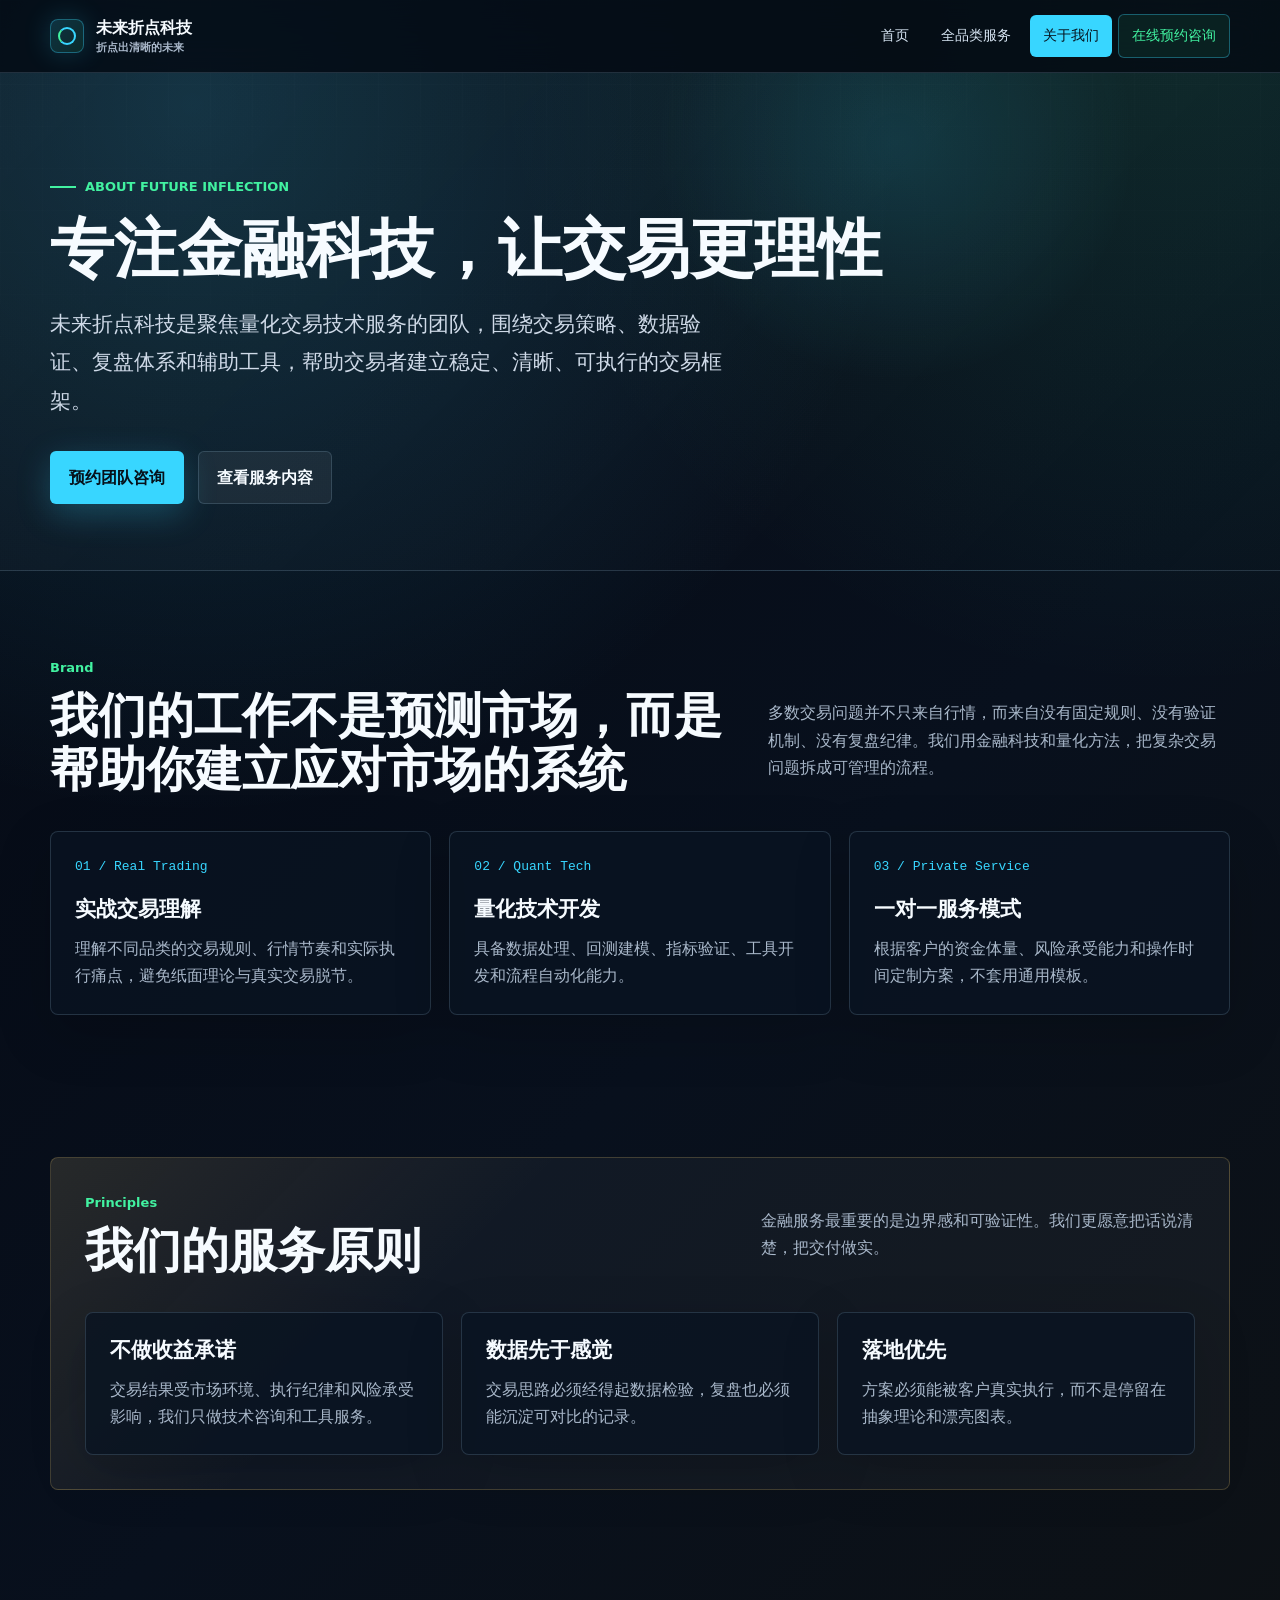
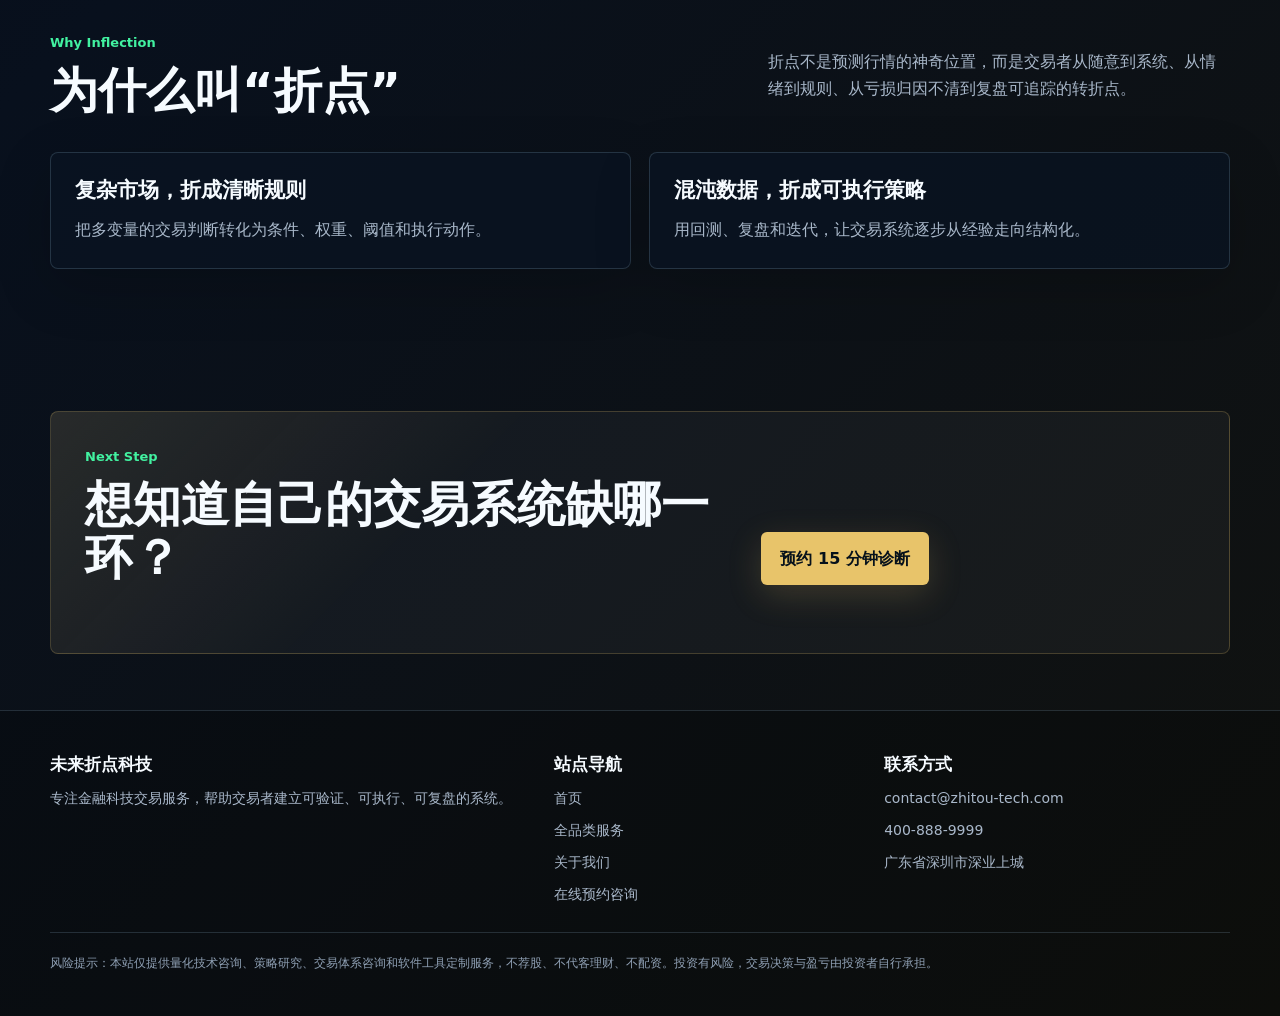
<file: about.html>
<!DOCTYPE html>
<html lang="zh-CN">
<head>
  <meta charset="UTF-8">
  <meta name="viewport" content="width=device-width, initial-scale=1.0">
  <title>关于我们｜未来折点科技</title>
  <meta name="description" content="了解未来折点科技的团队能力、服务理念和金融科技背景，我们专注量化交易技术咨询、策略研究和工具定制开发。">
  <meta name="keywords" content="未来折点科技,金融科技团队,量化交易团队,交易系统咨询,策略研究">
  <meta name="robots" content="index,follow">
  <link rel="canonical" href="https://lihengw2-cpu.github.io/future-inflection-tech-site/about">
  <meta property="og:title" content="关于我们｜未来折点科技">
  <meta property="og:description" content="专注金融科技，用系统化方法帮助交易者把经验沉淀为规则。">
  <meta property="og:type" content="website">
  <meta property="og:url" content="https://lihengw2-cpu.github.io/future-inflection-tech-site/about">
  <link rel="stylesheet" href="assets/styles.css">
  <script type="application/ld+json">
  {
    "@context": "https://schema.org",
    "@type": "AboutPage",
    "name": "关于未来折点科技",
    "url": "https://lihengw2-cpu.github.io/future-inflection-tech-site/about",
    "isPartOf": {"@type": "WebSite", "name": "未来折点科技", "url": "https://lihengw2-cpu.github.io/future-inflection-tech-site/"}
  }
  </script>
</head>
<body>
  <div class="progress" data-progress></div>
  <header class="site-header">
    <div class="container nav-wrap">
      <a class="brand" href="index.html"><span class="brand-mark"></span><span>未来折点科技<span class="brand-sub">折点出清晰的未来</span></span></a>
      <nav class="nav-links" data-nav>
        <a href="index.html">首页</a>
        <a href="services.html">全品类服务</a>
        <a class="active" href="about.html">关于我们</a>
        <a class="nav-cta" href="booking.html">在线预约咨询</a>
      </nav>
      <button class="menu-button" data-menu-button aria-label="打开导航" aria-expanded="false">☰</button>
    </div>
  </header>

  <main>
    <section class="page-hero">
      <div class="container">
        <div class="eyebrow">About Future Inflection</div>
        <h1>专注金融科技，让交易更理性</h1>
        <p class="lead">未来折点科技是聚焦量化交易技术服务的团队，围绕交易策略、数据验证、复盘体系和辅助工具，帮助交易者建立稳定、清晰、可执行的交易框架。</p>
        <div class="actions"><a class="button" href="booking.html">预约团队咨询</a><a class="button secondary" href="services.html">查看服务内容</a></div>
      </div>
    </section>

    <section class="section">
      <div class="container">
        <div class="section-head">
          <div><div class="section-kicker">Brand</div><h2>我们的工作不是预测市场，而是帮助你建立应对市场的系统</h2></div>
          <p>多数交易问题并不只来自行情，而来自没有固定规则、没有验证机制、没有复盘纪律。我们用金融科技和量化方法，把复杂交易问题拆成可管理的流程。</p>
        </div>
        <div class="cards-3">
          <article class="card"><div class="card-index">01 / Real Trading</div><h3>实战交易理解</h3><p>理解不同品类的交易规则、行情节奏和实际执行痛点，避免纸面理论与真实交易脱节。</p></article>
          <article class="card"><div class="card-index">02 / Quant Tech</div><h3>量化技术开发</h3><p>具备数据处理、回测建模、指标验证、工具开发和流程自动化能力。</p></article>
          <article class="card"><div class="card-index">03 / Private Service</div><h3>一对一服务模式</h3><p>根据客户的资金体量、风险承受能力和操作时间定制方案，不套用通用模板。</p></article>
        </div>
      </div>
    </section>

    <section class="section compact">
      <div class="container panel-band">
        <div class="section-head">
          <div><div class="section-kicker">Principles</div><h2>我们的服务原则</h2></div>
          <p>金融服务最重要的是边界感和可验证性。我们更愿意把话说清楚，把交付做实。</p>
        </div>
        <div class="cards-3">
          <article class="quote-card"><h3>不做收益承诺</h3><p>交易结果受市场环境、执行纪律和风险承受影响，我们只做技术咨询和工具服务。</p></article>
          <article class="quote-card"><h3>数据先于感觉</h3><p>交易思路必须经得起数据检验，复盘也必须能沉淀可对比的记录。</p></article>
          <article class="quote-card"><h3>落地优先</h3><p>方案必须能被客户真实执行，而不是停留在抽象理论和漂亮图表。</p></article>
        </div>
      </div>
    </section>

    <section class="section">
      <div class="container">
        <div class="section-head">
          <div><div class="section-kicker">Why Inflection</div><h2>为什么叫“折点”</h2></div>
          <p>折点不是预测行情的神奇位置，而是交易者从随意到系统、从情绪到规则、从亏损归因不清到复盘可追踪的转折点。</p>
        </div>
        <div class="cards-2">
          <article class="card"><h3>复杂市场，折成清晰规则</h3><p>把多变量的交易判断转化为条件、权重、阈值和执行动作。</p></article>
          <article class="card"><h3>混沌数据，折成可执行策略</h3><p>用回测、复盘和迭代，让交易系统逐步从经验走向结构化。</p></article>
        </div>
      </div>
    </section>

    <section class="section compact">
      <div class="container panel-band">
        <div class="section-head">
          <div><div class="section-kicker">Next Step</div><h2>想知道自己的交易系统缺哪一环？</h2></div>
          <div class="actions"><a class="button gold" href="booking.html">预约 15 分钟诊断</a></div>
        </div>
      </div>
    </section>
  </main>

  <footer class="footer">
    <div class="container footer-grid">
      <div><h3>未来折点科技</h3><p>专注金融科技交易服务，帮助交易者建立可验证、可执行、可复盘的系统。</p></div>
      <div><h3>站点导航</h3><ul><li><a href="index.html">首页</a></li><li><a href="services.html">全品类服务</a></li><li><a href="about.html">关于我们</a></li><li><a href="booking.html">在线预约咨询</a></li></ul></div>
      <div><h3>联系方式</h3><ul><li>contact@zhitou-tech.com</li><li>400-888-9999</li><li>广东省深圳市深业上城</li></ul></div>
    </div>
    <div class="container disclaimer">风险提示：本站仅提供量化技术咨询、策略研究、交易体系咨询和软件工具定制服务，不荐股、不代客理财、不配资。投资有风险，交易决策与盈亏由投资者自行承担。</div>
  </footer>
  <script src="assets/app.js"></script>
</body>
</html>
</file>
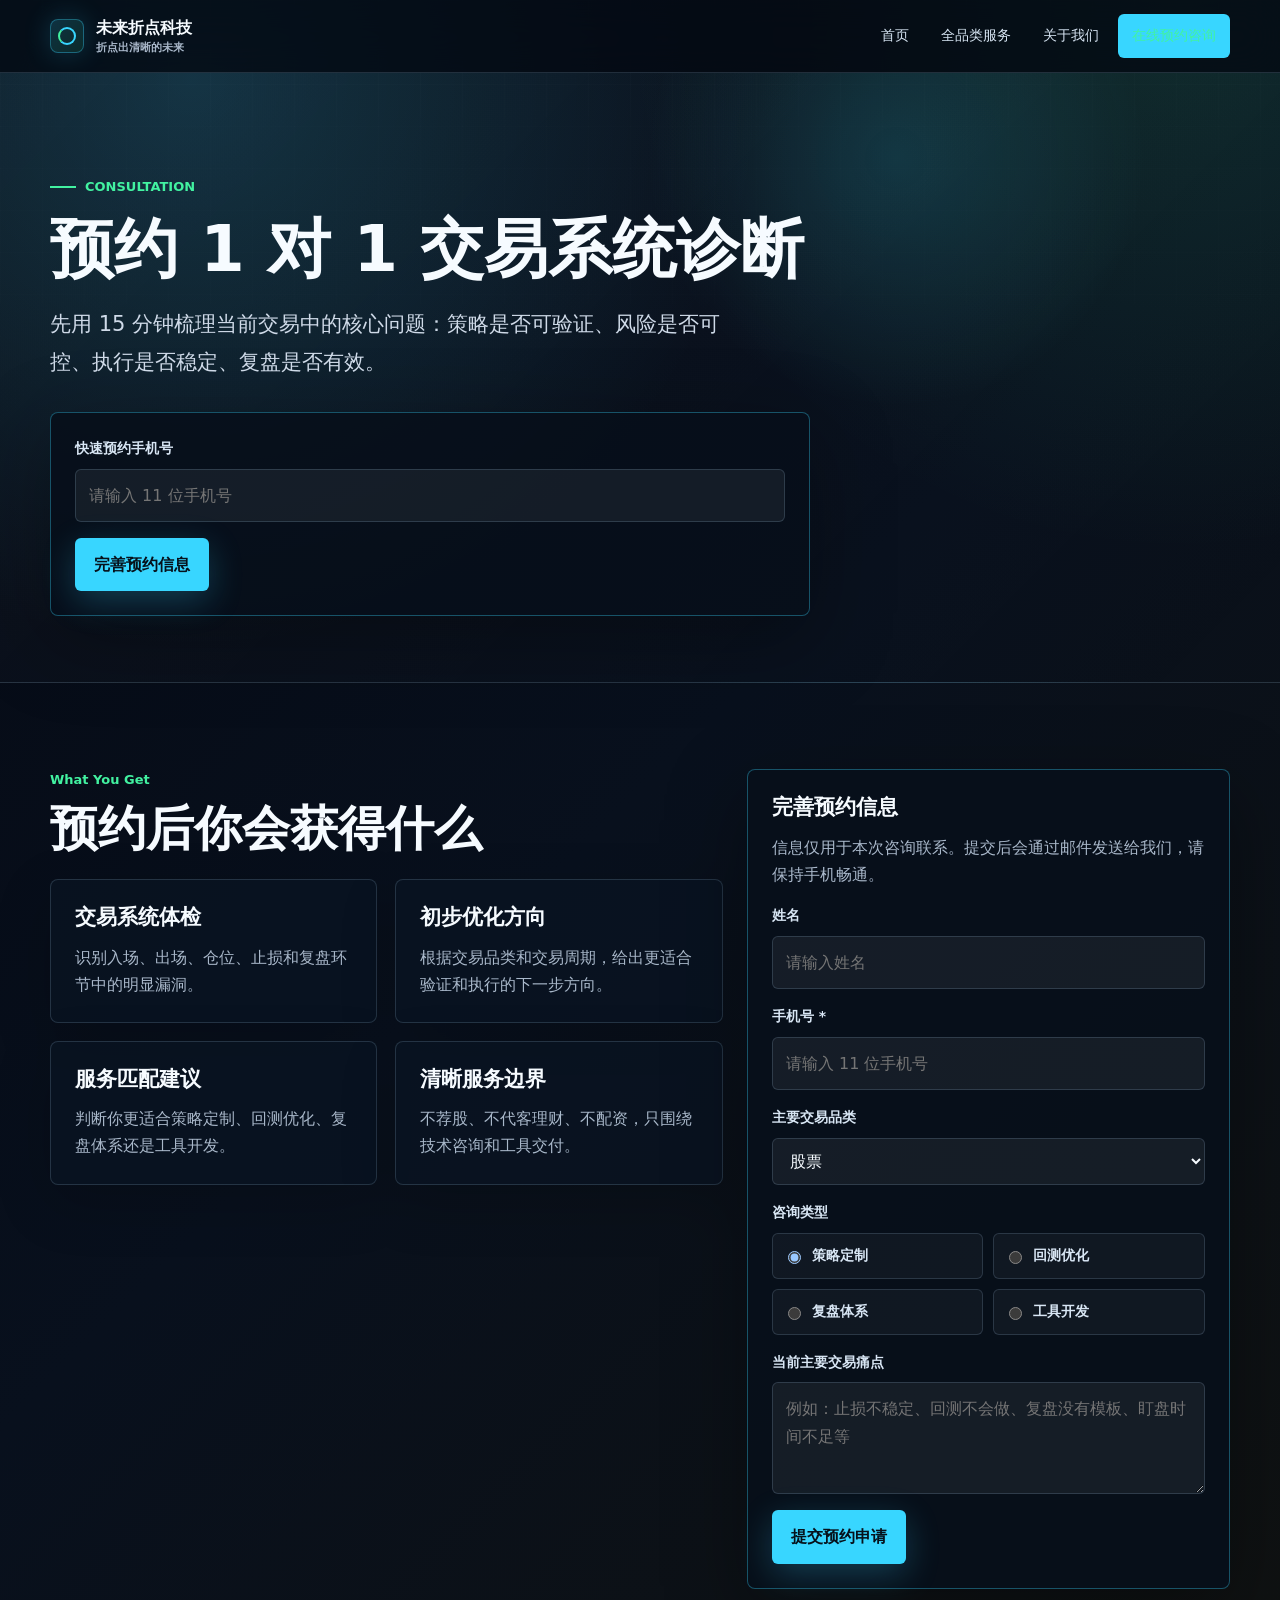
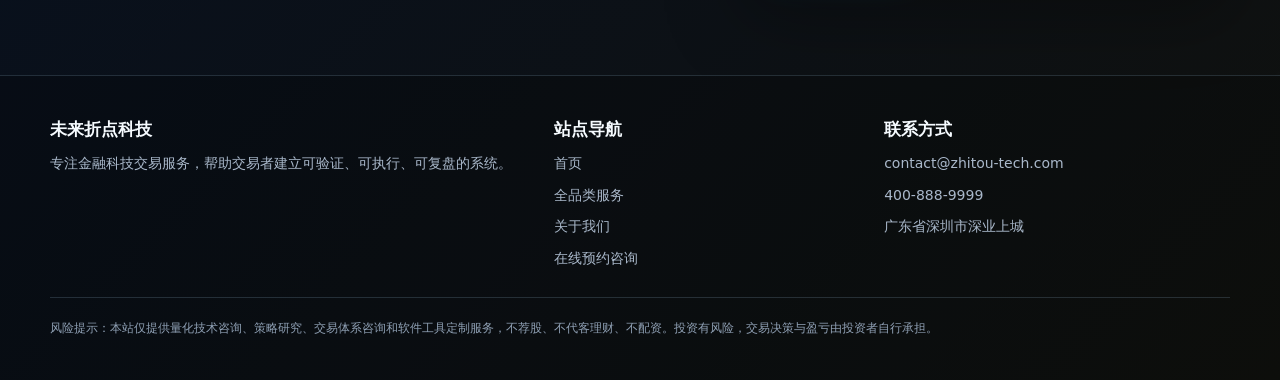
<file: booking.html>
<!DOCTYPE html>
<html lang="zh-CN">
<head>
  <meta charset="UTF-8">
  <meta name="viewport" content="width=device-width, initial-scale=1.0">
  <title>在线预约咨询｜未来折点科技</title>
  <meta name="description" content="在线预约未来折点科技的一对一交易系统诊断，填写手机号、交易品类和主要痛点，获取初步优化方向。">
  <meta name="keywords" content="交易诊断预约,量化交易咨询,在线咨询,交易系统体检,策略优化咨询">
  <meta name="robots" content="index,follow">
  <link rel="canonical" href="https://lihengw2-cpu.github.io/future-inflection-tech-site/booking">
  <meta property="og:title" content="在线预约咨询｜未来折点科技">
  <meta property="og:description" content="预约 15 分钟交易系统诊断，梳理当前交易规则、风险和复盘问题。">
  <meta property="og:type" content="website">
  <meta property="og:url" content="https://lihengw2-cpu.github.io/future-inflection-tech-site/booking">
  <link rel="stylesheet" href="assets/styles.css">
  <script type="application/ld+json">
  {
    "@context": "https://schema.org",
    "@type": "ContactPage",
    "name": "在线预约咨询",
    "url": "https://lihengw2-cpu.github.io/future-inflection-tech-site/booking",
    "isPartOf": {"@type": "WebSite", "name": "未来折点科技", "url": "https://lihengw2-cpu.github.io/future-inflection-tech-site/"}
  }
  </script>
</head>
<body>
  <div class="progress" data-progress></div>
  <header class="site-header">
    <div class="container nav-wrap">
      <a class="brand" href="index.html"><span class="brand-mark"></span><span>未来折点科技<span class="brand-sub">折点出清晰的未来</span></span></a>
      <nav class="nav-links" data-nav>
        <a href="index.html">首页</a>
        <a href="services.html">全品类服务</a>
        <a href="about.html">关于我们</a>
        <a class="active nav-cta" href="booking.html">在线预约咨询</a>
      </nav>
      <button class="menu-button" data-menu-button aria-label="打开导航" aria-expanded="false">☰</button>
    </div>
  </header>

  <main>
    <section class="page-hero">
      <div class="container">
        <div class="eyebrow">Consultation</div>
        <h1>预约 1 对 1 交易系统诊断</h1>
        <p class="lead">先用 15 分钟梳理当前交易中的核心问题：策略是否可验证、风险是否可控、执行是否稳定、复盘是否有效。</p>
        <div class="form-panel" style="max-width:760px">
          <div class="field">
            <label for="quick-phone">快速预约手机号</label>
            <input id="quick-phone" type="tel" placeholder="请输入 11 位手机号">
          </div>
          <a class="button" href="#booking-form">完善预约信息</a>
        </div>
      </div>
    </section>

    <section class="section">
      <div class="container booking-layout">
        <div>
          <div class="section-kicker">What You Get</div>
          <h2>预约后你会获得什么</h2>
          <div class="cards-2" style="margin-top:24px">
            <article class="card"><h3>交易系统体检</h3><p>识别入场、出场、仓位、止损和复盘环节中的明显漏洞。</p></article>
            <article class="card"><h3>初步优化方向</h3><p>根据交易品类和交易周期，给出更适合验证和执行的下一步方向。</p></article>
            <article class="card"><h3>服务匹配建议</h3><p>判断你更适合策略定制、回测优化、复盘体系还是工具开发。</p></article>
            <article class="card"><h3>清晰服务边界</h3><p>不荐股、不代客理财、不配资，只围绕技术咨询和工具交付。</p></article>
          </div>
        </div>

        <form class="form-panel" id="booking-form" action="https://formsubmit.co/lihengw2@gmail.com" method="POST">
          <h3>完善预约信息</h3>
          <p class="muted">信息仅用于本次咨询联系。提交后会通过邮件发送给我们，请保持手机畅通。</p>
          <input type="hidden" name="_subject" value="网站预约咨询 - 未来折点科技">
          <input type="hidden" name="_template" value="table">
          <input type="hidden" name="_captcha" value="false">
          <input type="hidden" name="_next" value="https://lihengw2-cpu.github.io/future-inflection-tech-site/booking.html?submitted=1">
          <div class="field">
            <label for="name">姓名</label>
            <input id="name" name="name" type="text" placeholder="请输入姓名">
          </div>
          <div class="field">
            <label for="phone">手机号 *</label>
            <input id="phone" name="phone" type="tel" required placeholder="请输入 11 位手机号">
          </div>
          <div class="field">
            <label for="product">主要交易品类</label>
            <select id="product" name="product">
              <option value="股票">股票</option>
              <option value="期货">期货</option>
              <option value="期权">期权</option>
              <option value="可转债">可转债</option>
              <option value="ETF">ETF</option>
              <option value="多个品类">多个品类</option>
            </select>
          </div>
          <div class="field">
            <label>咨询类型</label>
            <div class="radio-grid">
              <label><input type="radio" name="service" value="策略定制" checked>策略定制</label>
              <label><input type="radio" name="service" value="回测优化">回测优化</label>
              <label><input type="radio" name="service" value="复盘体系">复盘体系</label>
              <label><input type="radio" name="service" value="工具开发">工具开发</label>
            </div>
          </div>
          <div class="field">
            <label for="pain">当前主要交易痛点</label>
            <textarea id="pain" name="pain" placeholder="例如：止损不稳定、回测不会做、复盘没有模板、盯盘时间不足等"></textarea>
          </div>
          <button class="button" type="submit">提交预约申请</button>
          <div class="result" id="form-result" role="status"></div>
        </form>
      </div>
    </section>
  </main>

  <footer class="footer">
    <div class="container footer-grid">
      <div><h3>未来折点科技</h3><p>专注金融科技交易服务，帮助交易者建立可验证、可执行、可复盘的系统。</p></div>
      <div><h3>站点导航</h3><ul><li><a href="index.html">首页</a></li><li><a href="services.html">全品类服务</a></li><li><a href="about.html">关于我们</a></li><li><a href="booking.html">在线预约咨询</a></li></ul></div>
      <div><h3>联系方式</h3><ul><li>contact@zhitou-tech.com</li><li>400-888-9999</li><li>广东省深圳市深业上城</li></ul></div>
    </div>
    <div class="container disclaimer">风险提示：本站仅提供量化技术咨询、策略研究、交易体系咨询和软件工具定制服务，不荐股、不代客理财、不配资。投资有风险，交易决策与盈亏由投资者自行承担。</div>
  </footer>
  <script src="assets/app.js"></script>
</body>
</html>
</file>
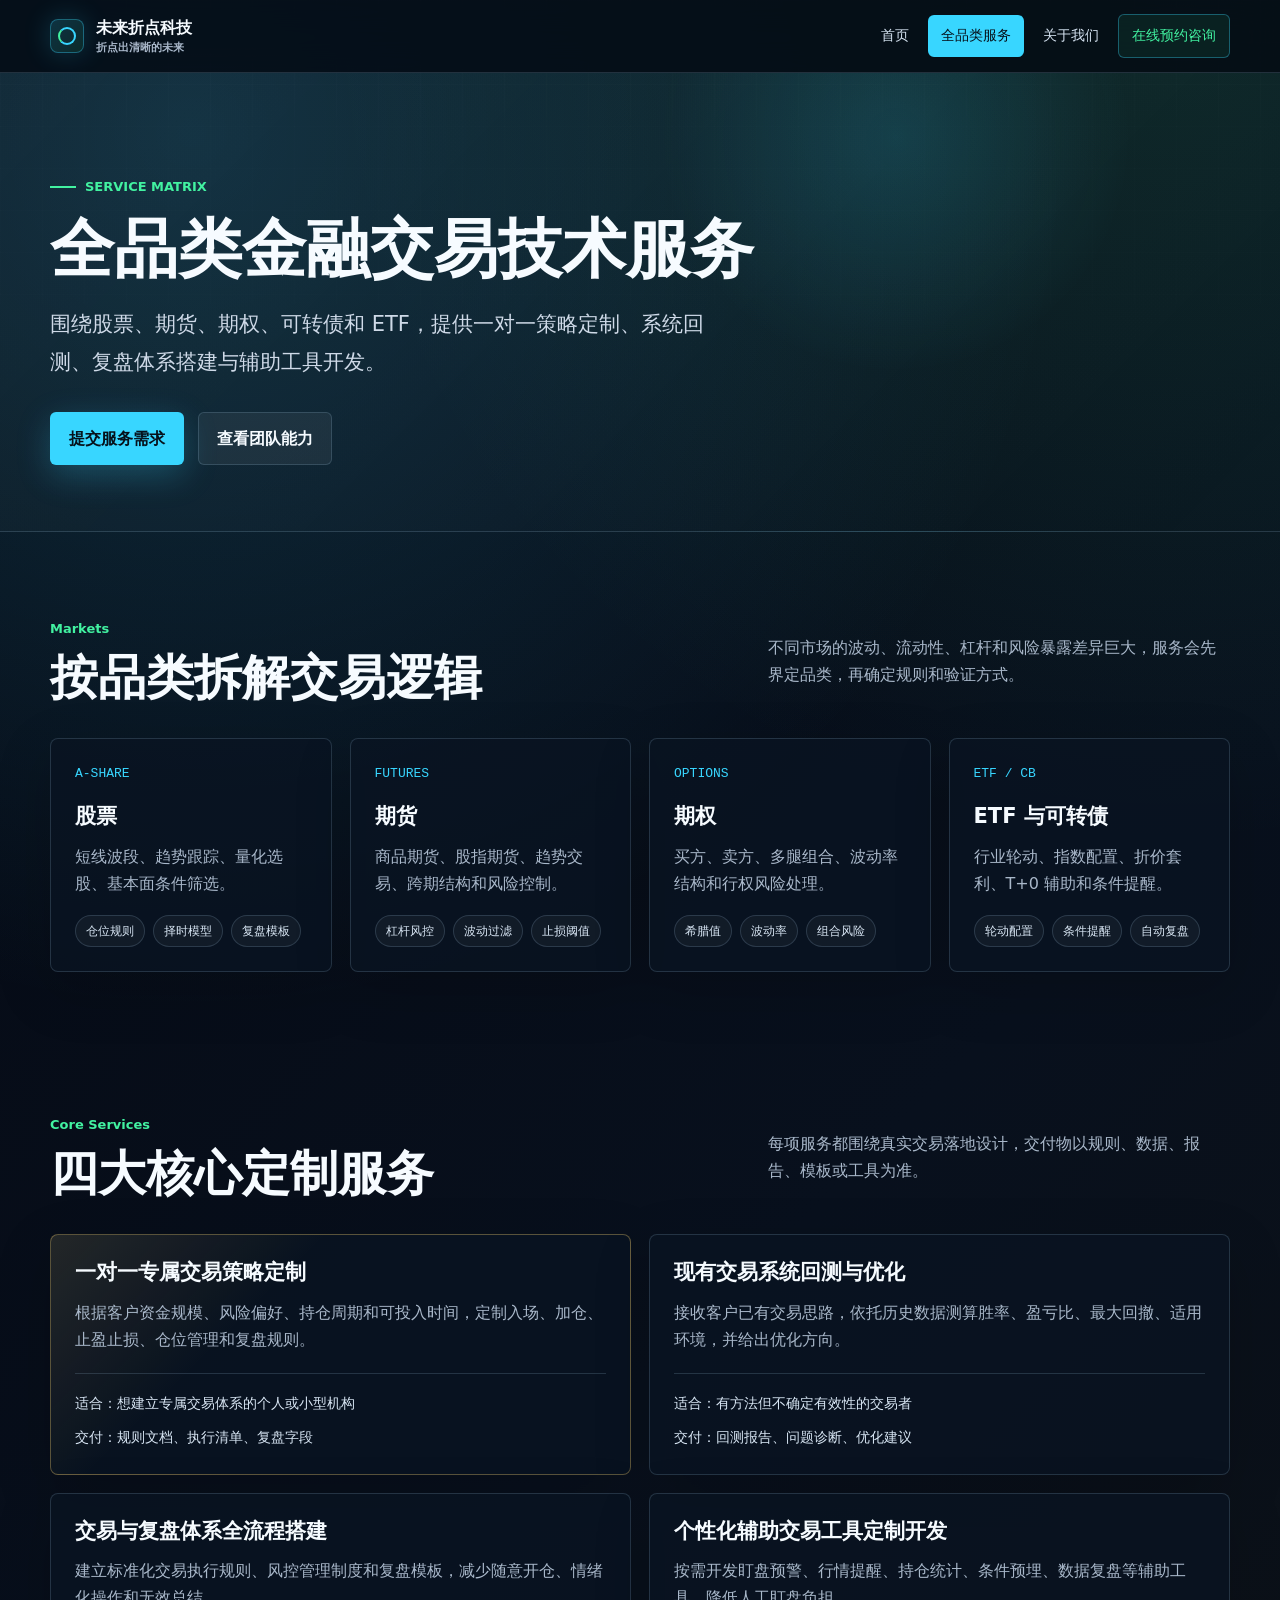
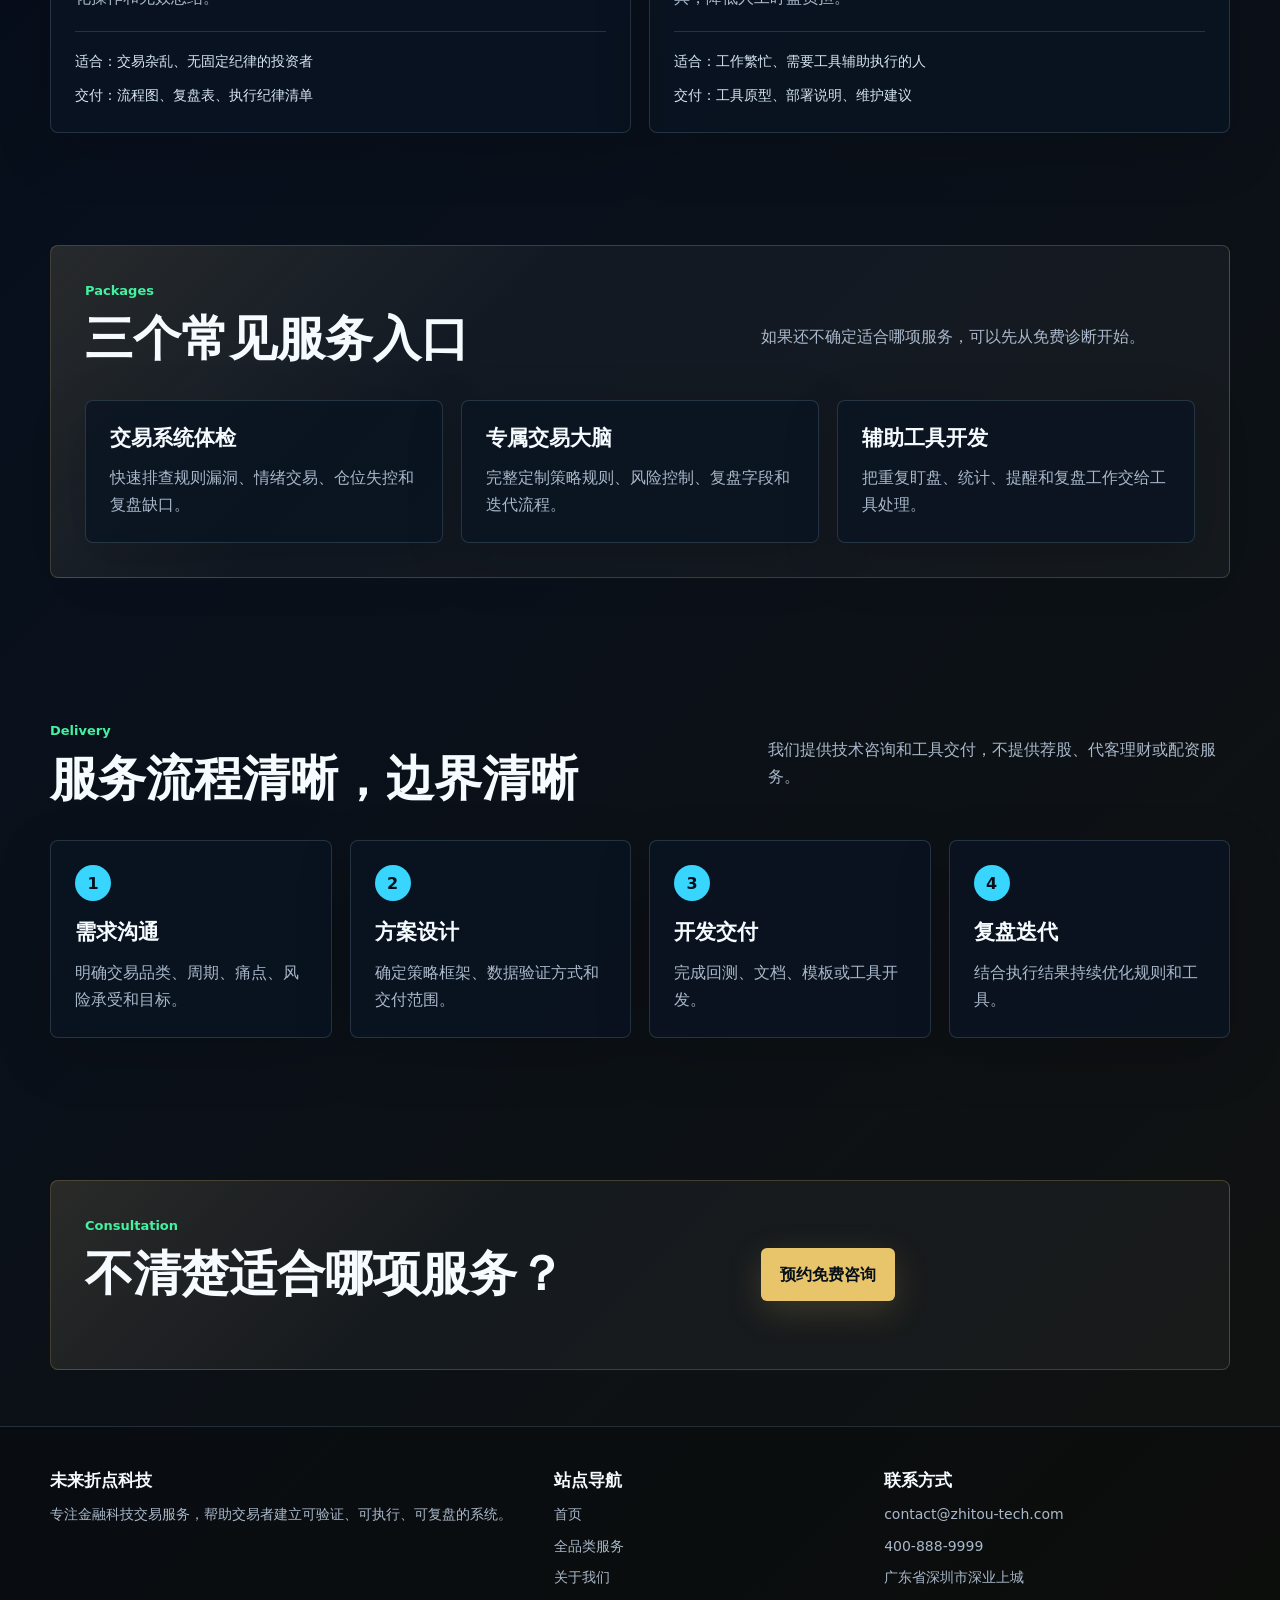
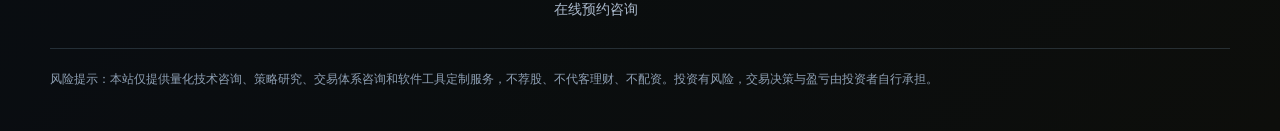
<file: services.html>
<!DOCTYPE html>
<html lang="zh-CN">
<head>
  <meta charset="UTF-8">
  <meta name="viewport" content="width=device-width, initial-scale=1.0">
  <title>全品类服务｜未来折点科技</title>
  <meta name="description" content="查看未来折点科技的全品类金融交易服务，包括股票、期货、期权、可转债、ETF 的策略定制、回测优化和工具开发。">
  <meta name="keywords" content="交易策略定制,股票策略,期货策略,期权策略,ETF策略,可转债交易,回测优化">
  <meta name="robots" content="index,follow">
  <link rel="canonical" href="https://lihengw2-cpu.github.io/future-inflection-tech-site/services">
  <meta property="og:title" content="全品类服务｜未来折点科技">
  <meta property="og:description" content="从策略定制到回测优化，再到复盘体系与工具开发，覆盖多品类交易服务。">
  <meta property="og:type" content="website">
  <meta property="og:url" content="https://lihengw2-cpu.github.io/future-inflection-tech-site/services">
  <link rel="stylesheet" href="assets/styles.css">
  <script type="application/ld+json">
  {
    "@context": "https://schema.org",
    "@type": "Service",
    "name": "全品类金融交易技术服务",
    "provider": {"@type": "Organization", "name": "未来折点科技"},
    "serviceType": "交易策略定制、系统回测、复盘体系搭建、交易工具开发",
    "areaServed": "中国"
  }
  </script>
</head>
<body>
  <div class="progress" data-progress></div>
  <header class="site-header">
    <div class="container nav-wrap">
      <a class="brand" href="index.html"><span class="brand-mark"></span><span>未来折点科技<span class="brand-sub">折点出清晰的未来</span></span></a>
      <nav class="nav-links" data-nav>
        <a href="index.html">首页</a>
        <a class="active" href="services.html">全品类服务</a>
        <a href="about.html">关于我们</a>
        <a class="nav-cta" href="booking.html">在线预约咨询</a>
      </nav>
      <button class="menu-button" data-menu-button aria-label="打开导航" aria-expanded="false">☰</button>
    </div>
  </header>

  <main>
    <section class="page-hero">
      <div class="container">
        <div class="eyebrow">Service Matrix</div>
        <h1>全品类金融交易技术服务</h1>
        <p class="lead">围绕股票、期货、期权、可转债和 ETF，提供一对一策略定制、系统回测、复盘体系搭建与辅助工具开发。</p>
        <div class="actions">
          <a class="button" href="booking.html">提交服务需求</a>
          <a class="button secondary" href="about.html">查看团队能力</a>
        </div>
      </div>
    </section>

    <section class="section">
      <div class="container">
        <div class="section-head">
          <div>
            <div class="section-kicker">Markets</div>
            <h2>按品类拆解交易逻辑</h2>
          </div>
          <p>不同市场的波动、流动性、杠杆和风险暴露差异巨大，服务会先界定品类，再确定规则和验证方式。</p>
        </div>
        <div class="cards-4">
          <article class="card"><div class="card-index">A-SHARE</div><h3>股票</h3><p>短线波段、趋势跟踪、量化选股、基本面条件筛选。</p><div class="chip-row"><span class="chip">仓位规则</span><span class="chip">择时模型</span><span class="chip">复盘模板</span></div></article>
          <article class="card"><div class="card-index">FUTURES</div><h3>期货</h3><p>商品期货、股指期货、趋势交易、跨期结构和风险控制。</p><div class="chip-row"><span class="chip">杠杆风控</span><span class="chip">波动过滤</span><span class="chip">止损阈值</span></div></article>
          <article class="card"><div class="card-index">OPTIONS</div><h3>期权</h3><p>买方、卖方、多腿组合、波动率结构和行权风险处理。</p><div class="chip-row"><span class="chip">希腊值</span><span class="chip">波动率</span><span class="chip">组合风险</span></div></article>
          <article class="card"><div class="card-index">ETF / CB</div><h3>ETF 与可转债</h3><p>行业轮动、指数配置、折价套利、T+0 辅助和条件提醒。</p><div class="chip-row"><span class="chip">轮动配置</span><span class="chip">条件提醒</span><span class="chip">自动复盘</span></div></article>
        </div>
      </div>
    </section>

    <section class="section compact">
      <div class="container">
        <div class="section-head">
          <div>
            <div class="section-kicker">Core Services</div>
            <h2>四大核心定制服务</h2>
          </div>
          <p>每项服务都围绕真实交易落地设计，交付物以规则、数据、报告、模板或工具为准。</p>
        </div>
        <div class="cards-2">
          <article class="service-card featured">
            <h3>一对一专属交易策略定制</h3>
            <p>根据客户资金规模、风险偏好、持仓周期和可投入时间，定制入场、加仓、止盈止损、仓位管理和复盘规则。</p>
            <div class="service-meta"><span>适合：想建立专属交易体系的个人或小型机构</span><span>交付：规则文档、执行清单、复盘字段</span></div>
          </article>
          <article class="service-card">
            <h3>现有交易系统回测与优化</h3>
            <p>接收客户已有交易思路，依托历史数据测算胜率、盈亏比、最大回撤、适用环境，并给出优化方向。</p>
            <div class="service-meta"><span>适合：有方法但不确定有效性的交易者</span><span>交付：回测报告、问题诊断、优化建议</span></div>
          </article>
          <article class="service-card">
            <h3>交易与复盘体系全流程搭建</h3>
            <p>建立标准化交易执行规则、风控管理制度和复盘模板，减少随意开仓、情绪化操作和无效总结。</p>
            <div class="service-meta"><span>适合：交易杂乱、无固定纪律的投资者</span><span>交付：流程图、复盘表、执行纪律清单</span></div>
          </article>
          <article class="service-card">
            <h3>个性化辅助交易工具定制开发</h3>
            <p>按需开发盯盘预警、行情提醒、持仓统计、条件预埋、数据复盘等辅助工具，降低人工盯盘负担。</p>
            <div class="service-meta"><span>适合：工作繁忙、需要工具辅助执行的人</span><span>交付：工具原型、部署说明、维护建议</span></div>
          </article>
        </div>
      </div>
    </section>

    <section class="section compact">
      <div class="container panel-band">
        <div class="section-head">
          <div>
            <div class="section-kicker">Packages</div>
            <h2>三个常见服务入口</h2>
          </div>
          <p>如果还不确定适合哪项服务，可以先从免费诊断开始。</p>
        </div>
        <div class="cards-3">
          <article class="card"><h3>交易系统体检</h3><p>快速排查规则漏洞、情绪交易、仓位失控和复盘缺口。</p></article>
          <article class="card"><h3>专属交易大脑</h3><p>完整定制策略规则、风险控制、复盘字段和迭代流程。</p></article>
          <article class="card"><h3>辅助工具开发</h3><p>把重复盯盘、统计、提醒和复盘工作交给工具处理。</p></article>
        </div>
      </div>
    </section>

    <section class="section">
      <div class="container">
        <div class="section-head">
          <div>
            <div class="section-kicker">Delivery</div>
            <h2>服务流程清晰，边界清晰</h2>
          </div>
          <p>我们提供技术咨询和工具交付，不提供荐股、代客理财或配资服务。</p>
        </div>
        <div class="cards-4">
          <article class="process-card"><strong>1</strong><h3>需求沟通</h3><p>明确交易品类、周期、痛点、风险承受和目标。</p></article>
          <article class="process-card"><strong>2</strong><h3>方案设计</h3><p>确定策略框架、数据验证方式和交付范围。</p></article>
          <article class="process-card"><strong>3</strong><h3>开发交付</h3><p>完成回测、文档、模板或工具开发。</p></article>
          <article class="process-card"><strong>4</strong><h3>复盘迭代</h3><p>结合执行结果持续优化规则和工具。</p></article>
        </div>
      </div>
    </section>

    <section class="section compact">
      <div class="container panel-band">
        <div class="section-head">
          <div><div class="section-kicker">Consultation</div><h2>不清楚适合哪项服务？</h2></div>
          <div class="actions"><a class="button gold" href="booking.html">预约免费咨询</a></div>
        </div>
      </div>
    </section>
  </main>

  <footer class="footer">
    <div class="container footer-grid">
      <div><h3>未来折点科技</h3><p>专注金融科技交易服务，帮助交易者建立可验证、可执行、可复盘的系统。</p></div>
      <div><h3>站点导航</h3><ul><li><a href="index.html">首页</a></li><li><a href="services.html">全品类服务</a></li><li><a href="about.html">关于我们</a></li><li><a href="booking.html">在线预约咨询</a></li></ul></div>
      <div><h3>联系方式</h3><ul><li>contact@zhitou-tech.com</li><li>400-888-9999</li><li>广东省深圳市深业上城</li></ul></div>
    </div>
    <div class="container disclaimer">风险提示：本站仅提供量化技术咨询、策略研究、交易体系咨询和软件工具定制服务，不荐股、不代客理财、不配资。投资有风险，交易决策与盈亏由投资者自行承担。</div>
  </footer>
  <script src="assets/app.js"></script>
</body>
</html>
</file>
<file: assets/styles.css>
:root {
  --bg: #050913;
  --bg-2: #081422;
  --panel: rgba(10, 20, 34, 0.78);
  --panel-solid: #0c1726;
  --line: rgba(178, 220, 255, 0.16);
  --line-strong: rgba(56, 214, 255, 0.34);
  --text: #f6fbff;
  --muted: #a9b8ca;
  --soft: #d8e6f4;
  --cyan: #38d6ff;
  --green: #42f2a1;
  --gold: #e8c46a;
  --danger: #ff6b6b;
  --shadow: 0 24px 80px rgba(0, 0, 0, 0.34);
  --radius: 8px;
  color-scheme: dark;
}

* {
  box-sizing: border-box;
}

html {
  scroll-behavior: smooth;
}

body {
  margin: 0;
  font-family: Inter, "PingFang SC", "Microsoft YaHei", system-ui, sans-serif;
  color: var(--text);
  background:
    radial-gradient(circle at 15% 4%, rgba(56, 214, 255, 0.18), transparent 26%),
    radial-gradient(circle at 92% 0%, rgba(66, 242, 161, 0.12), transparent 24%),
    linear-gradient(135deg, var(--bg), #08101d 44%, #11120f 100%);
  letter-spacing: 0;
  line-height: 1.7;
}

body::before {
  content: "";
  position: fixed;
  inset: 0;
  pointer-events: none;
  opacity: 0.24;
  background-image:
    linear-gradient(rgba(255, 255, 255, 0.06) 1px, transparent 1px),
    linear-gradient(90deg, rgba(255, 255, 255, 0.06) 1px, transparent 1px);
  background-size: 42px 42px;
  mask-image: linear-gradient(to bottom, black, transparent 78%);
  z-index: -1;
}

a {
  color: inherit;
  text-decoration: none;
}

img {
  display: block;
  max-width: 100%;
}

button,
input,
select,
textarea {
  font: inherit;
}

.progress {
  position: fixed;
  inset: 0 auto auto 0;
  width: 0;
  height: 3px;
  background: linear-gradient(90deg, var(--cyan), var(--green));
  z-index: 100;
}

.container {
  width: min(1180px, calc(100% - 40px));
  margin: 0 auto;
}

.site-header {
  position: sticky;
  top: 0;
  z-index: 50;
  border-bottom: 1px solid var(--line);
  background: rgba(5, 9, 19, 0.78);
  backdrop-filter: blur(18px);
}

.nav-wrap {
  min-height: 72px;
  display: flex;
  align-items: center;
  justify-content: space-between;
  gap: 24px;
}

.brand {
  display: flex;
  align-items: center;
  gap: 12px;
  font-weight: 850;
  color: var(--text);
  white-space: nowrap;
}

.brand-mark {
  width: 34px;
  height: 34px;
  border: 1px solid var(--line-strong);
  border-radius: 8px;
  display: grid;
  place-items: center;
  background: linear-gradient(135deg, rgba(56, 214, 255, 0.18), rgba(66, 242, 161, 0.12));
  box-shadow: 0 0 28px rgba(56, 214, 255, 0.2);
}

.brand-mark::before {
  content: "";
  width: 14px;
  height: 14px;
  border: 2px solid var(--cyan);
  border-left-color: var(--green);
  border-radius: 50%;
}

.brand-sub {
  display: block;
  font-size: 11px;
  font-weight: 650;
  color: var(--muted);
  margin-top: -2px;
}

.nav-links {
  display: flex;
  align-items: center;
  gap: 6px;
}

.nav-links a {
  color: var(--soft);
  padding: 9px 13px;
  border-radius: 6px;
  font-size: 14px;
}

.nav-links a:hover,
.nav-links a.active {
  color: #06111b;
  background: var(--cyan);
}

.nav-cta {
  border: 1px solid var(--line-strong);
  color: var(--green) !important;
  background: rgba(66, 242, 161, 0.08);
}

.menu-button {
  display: none;
  width: 42px;
  height: 42px;
  border: 1px solid var(--line);
  border-radius: 6px;
  color: var(--text);
  background: rgba(255, 255, 255, 0.05);
}

.ticker {
  overflow: hidden;
  border-bottom: 1px solid rgba(255, 255, 255, 0.08);
  background: rgba(0, 0, 0, 0.24);
}

.ticker-track {
  display: flex;
  gap: 36px;
  width: max-content;
  padding: 9px 0;
  animation: ticker 32s linear infinite;
  color: var(--muted);
  font-family: "Consolas", "SFMono-Regular", monospace;
  font-size: 13px;
}

.ticker strong {
  color: var(--green);
  font-weight: 700;
}

.ticker .down {
  color: var(--danger);
}

@keyframes ticker {
  from { transform: translateX(0); }
  to { transform: translateX(-50%); }
}

.hero {
  position: relative;
  min-height: 720px;
  display: grid;
  align-items: center;
  overflow: hidden;
}

.hero-media {
  position: absolute;
  inset: 0;
  z-index: -2;
}

.hero-media img {
  width: 100%;
  height: 100%;
  object-fit: cover;
}

.hero::after {
  content: "";
  position: absolute;
  inset: 0;
  z-index: -1;
  background:
    linear-gradient(90deg, rgba(5, 9, 19, 0.98) 0%, rgba(5, 9, 19, 0.82) 36%, rgba(5, 9, 19, 0.34) 70%, rgba(5, 9, 19, 0.68) 100%),
    linear-gradient(180deg, rgba(5, 9, 19, 0.10), rgba(5, 9, 19, 0.92));
}

.hero-grid {
  display: grid;
  grid-template-columns: minmax(0, 1.08fr) minmax(320px, 0.72fr);
  gap: 42px;
  align-items: center;
  padding: 70px 0;
}

.eyebrow {
  display: inline-flex;
  align-items: center;
  gap: 9px;
  color: var(--green);
  font-weight: 820;
  font-size: 13px;
  text-transform: uppercase;
  margin-bottom: 18px;
}

.eyebrow::before {
  content: "";
  width: 26px;
  height: 2px;
  background: var(--green);
}

h1,
h2,
h3,
p {
  margin-top: 0;
}

h1 {
  max-width: 760px;
  font-size: clamp(42px, 6vw, 76px);
  line-height: 1.04;
  margin-bottom: 22px;
  font-weight: 900;
}

.lead {
  max-width: 680px;
  color: #cfdae8;
  font-size: clamp(17px, 2vw, 21px);
  line-height: 1.85;
  margin-bottom: 30px;
}

.hero-actions,
.actions {
  display: flex;
  gap: 14px;
  flex-wrap: wrap;
}

.button {
  display: inline-flex;
  align-items: center;
  justify-content: center;
  min-height: 46px;
  padding: 12px 18px;
  border-radius: 6px;
  border: 1px solid transparent;
  font-weight: 820;
  color: #06111b;
  background: var(--cyan);
  box-shadow: 0 10px 34px rgba(56, 214, 255, 0.24);
}

.button:hover {
  transform: translateY(-1px);
}

.button.secondary {
  color: var(--text);
  border-color: var(--line);
  background: rgba(255, 255, 255, 0.06);
  box-shadow: none;
}

.button.gold {
  background: var(--gold);
  box-shadow: 0 10px 34px rgba(232, 196, 106, 0.18);
}

.terminal-card {
  border: 1px solid var(--line-strong);
  border-radius: var(--radius);
  background: rgba(4, 12, 22, 0.82);
  box-shadow: var(--shadow);
  overflow: hidden;
}

.terminal-top {
  display: flex;
  align-items: center;
  gap: 7px;
  padding: 12px 14px;
  border-bottom: 1px solid var(--line);
  color: var(--muted);
  font-size: 12px;
}

.dot {
  width: 8px;
  height: 8px;
  border-radius: 50%;
  background: var(--cyan);
  box-shadow: 0 0 14px currentColor;
}

.terminal-body {
  padding: 18px;
}

.score {
  display: grid;
  grid-template-columns: 110px 1fr;
  gap: 18px;
  align-items: center;
  margin-bottom: 18px;
}

.score-ring {
  width: 110px;
  height: 110px;
  border-radius: 50%;
  display: grid;
  place-items: center;
  color: var(--green);
  font-size: 30px;
  font-weight: 900;
  background:
    radial-gradient(circle at center, #071320 48%, transparent 50%),
    conic-gradient(var(--green) 0 68%, rgba(255, 255, 255, 0.08) 68% 100%);
}

.terminal-card p {
  color: var(--muted);
}

.bars {
  display: grid;
  gap: 10px;
}

.bar {
  height: 8px;
  border-radius: 99px;
  background: rgba(255, 255, 255, 0.08);
  overflow: hidden;
}

.bar span {
  display: block;
  height: 100%;
  border-radius: inherit;
  background: linear-gradient(90deg, var(--cyan), var(--green));
}

.metric-grid {
  display: grid;
  grid-template-columns: repeat(4, minmax(0, 1fr));
  gap: 14px;
  margin-top: 32px;
}

.metric-card,
.card,
.service-card,
.process-card,
.quote-card {
  border: 1px solid var(--line);
  border-radius: var(--radius);
  background: var(--panel);
  box-shadow: 0 18px 56px rgba(0, 0, 0, 0.18);
}

.metric-card {
  padding: 16px;
}

.metric-card strong {
  display: block;
  color: var(--text);
  font-size: 27px;
  line-height: 1.1;
}

.metric-card span {
  color: var(--muted);
  font-size: 13px;
}

.section {
  padding: 86px 0;
}

.section.compact {
  padding: 56px 0;
}

.section-head {
  display: grid;
  grid-template-columns: minmax(0, 0.82fr) minmax(280px, 0.55fr);
  gap: 30px;
  align-items: end;
  margin-bottom: 34px;
}

.section-kicker {
  color: var(--green);
  font-size: 13px;
  font-weight: 820;
  margin-bottom: 10px;
}

h2 {
  font-size: clamp(30px, 4vw, 48px);
  line-height: 1.12;
  margin-bottom: 0;
}

.section-head p,
.muted {
  color: var(--muted);
}

.cards-3,
.cards-4,
.cards-2 {
  display: grid;
  gap: 18px;
}

.cards-3 {
  grid-template-columns: repeat(3, minmax(0, 1fr));
}

.cards-4 {
  grid-template-columns: repeat(4, minmax(0, 1fr));
}

.cards-2 {
  grid-template-columns: repeat(2, minmax(0, 1fr));
}

.card,
.service-card,
.process-card,
.quote-card {
  padding: 24px;
}

.card:hover,
.service-card:hover {
  border-color: var(--line-strong);
}

.card-index {
  color: var(--cyan);
  font-family: "Consolas", monospace;
  font-size: 13px;
  margin-bottom: 18px;
}

h3 {
  font-size: 21px;
  line-height: 1.3;
  margin-bottom: 12px;
}

.card p,
.service-card p,
.process-card p,
.quote-card p {
  color: var(--muted);
  margin-bottom: 0;
}

.chip-row {
  display: flex;
  flex-wrap: wrap;
  gap: 8px;
  margin-top: 18px;
}

.chip {
  color: var(--soft);
  border: 1px solid var(--line);
  border-radius: 999px;
  padding: 5px 10px;
  font-size: 12px;
  background: rgba(255, 255, 255, 0.04);
}

.panel-band {
  border: 1px solid rgba(232, 196, 106, 0.22);
  border-radius: var(--radius);
  background:
    linear-gradient(135deg, rgba(232, 196, 106, 0.10), transparent 34%),
    rgba(255, 255, 255, 0.04);
  padding: 34px;
}

.case-card {
  display: grid;
  grid-template-columns: 1fr 1fr;
  gap: 16px;
  align-items: stretch;
}

.before,
.after {
  border-radius: 6px;
  padding: 18px;
}

.before {
  background: rgba(255, 107, 107, 0.09);
  border: 1px solid rgba(255, 107, 107, 0.20);
}

.after {
  background: rgba(66, 242, 161, 0.09);
  border: 1px solid rgba(66, 242, 161, 0.22);
}

.list {
  list-style: none;
  padding: 0;
  margin: 0;
  display: grid;
  gap: 12px;
}

.list li {
  display: flex;
  gap: 10px;
  color: var(--soft);
}

.list li::before {
  content: "";
  flex: 0 0 8px;
  width: 8px;
  height: 8px;
  margin-top: 10px;
  border-radius: 50%;
  background: var(--green);
  box-shadow: 0 0 12px var(--green);
}

.page-hero {
  padding: 96px 0 66px;
  border-bottom: 1px solid var(--line);
  background:
    radial-gradient(circle at 70% 14%, rgba(56, 214, 255, 0.14), transparent 24%),
    linear-gradient(135deg, rgba(255, 255, 255, 0.03), transparent);
}

.page-hero h1 {
  max-width: 900px;
  font-size: clamp(38px, 5vw, 64px);
}

.service-card.featured {
  border-color: rgba(232, 196, 106, 0.36);
  background:
    linear-gradient(135deg, rgba(232, 196, 106, 0.12), transparent 34%),
    var(--panel);
}

.service-meta {
  display: grid;
  gap: 10px;
  margin-top: 20px;
  padding-top: 18px;
  border-top: 1px solid var(--line);
  color: var(--soft);
  font-size: 14px;
}

.process-card strong {
  display: inline-grid;
  place-items: center;
  width: 36px;
  height: 36px;
  margin-bottom: 18px;
  border-radius: 50%;
  color: #06111b;
  background: var(--cyan);
}

.booking-layout {
  display: grid;
  grid-template-columns: minmax(0, 0.78fr) minmax(340px, 0.56fr);
  gap: 24px;
  align-items: start;
}

.form-panel {
  border: 1px solid var(--line-strong);
  border-radius: var(--radius);
  background: rgba(7, 15, 27, 0.88);
  padding: 24px;
  box-shadow: var(--shadow);
}

.field {
  display: grid;
  gap: 8px;
  margin-bottom: 16px;
}

label {
  color: var(--soft);
  font-weight: 720;
  font-size: 14px;
}

input,
select,
textarea {
  width: 100%;
  border: 1px solid var(--line);
  border-radius: 6px;
  color: var(--text);
  background: rgba(255, 255, 255, 0.06);
  padding: 12px 13px;
  outline: none;
}

textarea {
  resize: vertical;
  min-height: 112px;
}

input:focus,
select:focus,
textarea:focus,
button:focus-visible,
a:focus-visible {
  outline: 2px solid var(--cyan);
  outline-offset: 3px;
}

.radio-grid {
  display: grid;
  grid-template-columns: repeat(2, minmax(0, 1fr));
  gap: 10px;
}

.radio-grid label {
  display: flex;
  gap: 8px;
  align-items: center;
  min-height: 46px;
  border: 1px solid var(--line);
  border-radius: 6px;
  padding: 10px;
  cursor: pointer;
  background: rgba(255, 255, 255, 0.04);
}

.radio-grid input {
  width: auto;
}

.result {
  display: none;
  margin-top: 16px;
  padding: 14px;
  border-radius: 6px;
  border: 1px solid rgba(66, 242, 161, 0.26);
  color: #d8fff0;
  background: rgba(66, 242, 161, 0.08);
}

.result.visible {
  display: block;
}

.footer {
  border-top: 1px solid var(--line);
  background: rgba(0, 0, 0, 0.22);
  padding: 42px 0;
}

.footer-grid {
  display: grid;
  grid-template-columns: 1.1fr 0.7fr 0.8fr;
  gap: 28px;
}

.footer h3 {
  font-size: 17px;
}

.footer p,
.footer a,
.footer li {
  color: var(--muted);
  font-size: 14px;
}

.footer ul {
  list-style: none;
  margin: 0;
  padding: 0;
  display: grid;
  gap: 8px;
}

.disclaimer {
  margin-top: 26px;
  padding-top: 20px;
  border-top: 1px solid var(--line);
  color: #8fa0b4;
  font-size: 12px;
}

.floating-cta {
  position: fixed;
  right: 22px;
  bottom: 22px;
  z-index: 40;
}

@media (max-width: 960px) {
  .nav-links {
    position: fixed;
    left: 20px;
    right: 20px;
    top: 78px;
    display: none;
    flex-direction: column;
    align-items: stretch;
    border: 1px solid var(--line);
    border-radius: 8px;
    background: rgba(5, 9, 19, 0.96);
    padding: 12px;
  }

  .nav-links.open {
    display: flex;
  }

  .menu-button {
    display: block;
  }

  .hero {
    min-height: auto;
  }

  .hero-grid,
  .section-head,
  .booking-layout,
  .footer-grid {
    grid-template-columns: 1fr;
  }

  .metric-grid,
  .cards-4,
  .cards-3,
  .cards-2 {
    grid-template-columns: 1fr;
  }

  .case-card {
    grid-template-columns: 1fr;
  }

  .terminal-card {
    max-width: 520px;
  }
}

@media (max-width: 560px) {
  .container {
    width: min(100% - 28px, 1180px);
  }

  .brand-sub {
    display: none;
  }

  .hero-actions,
  .actions,
  .radio-grid {
    display: grid;
    grid-template-columns: 1fr;
  }

  .button {
    width: 100%;
  }

  .section,
  .page-hero {
    padding: 60px 0;
  }

  .panel-band {
    padding: 22px;
  }

  .floating-cta {
    left: 14px;
    right: 14px;
  }
}
</file>
